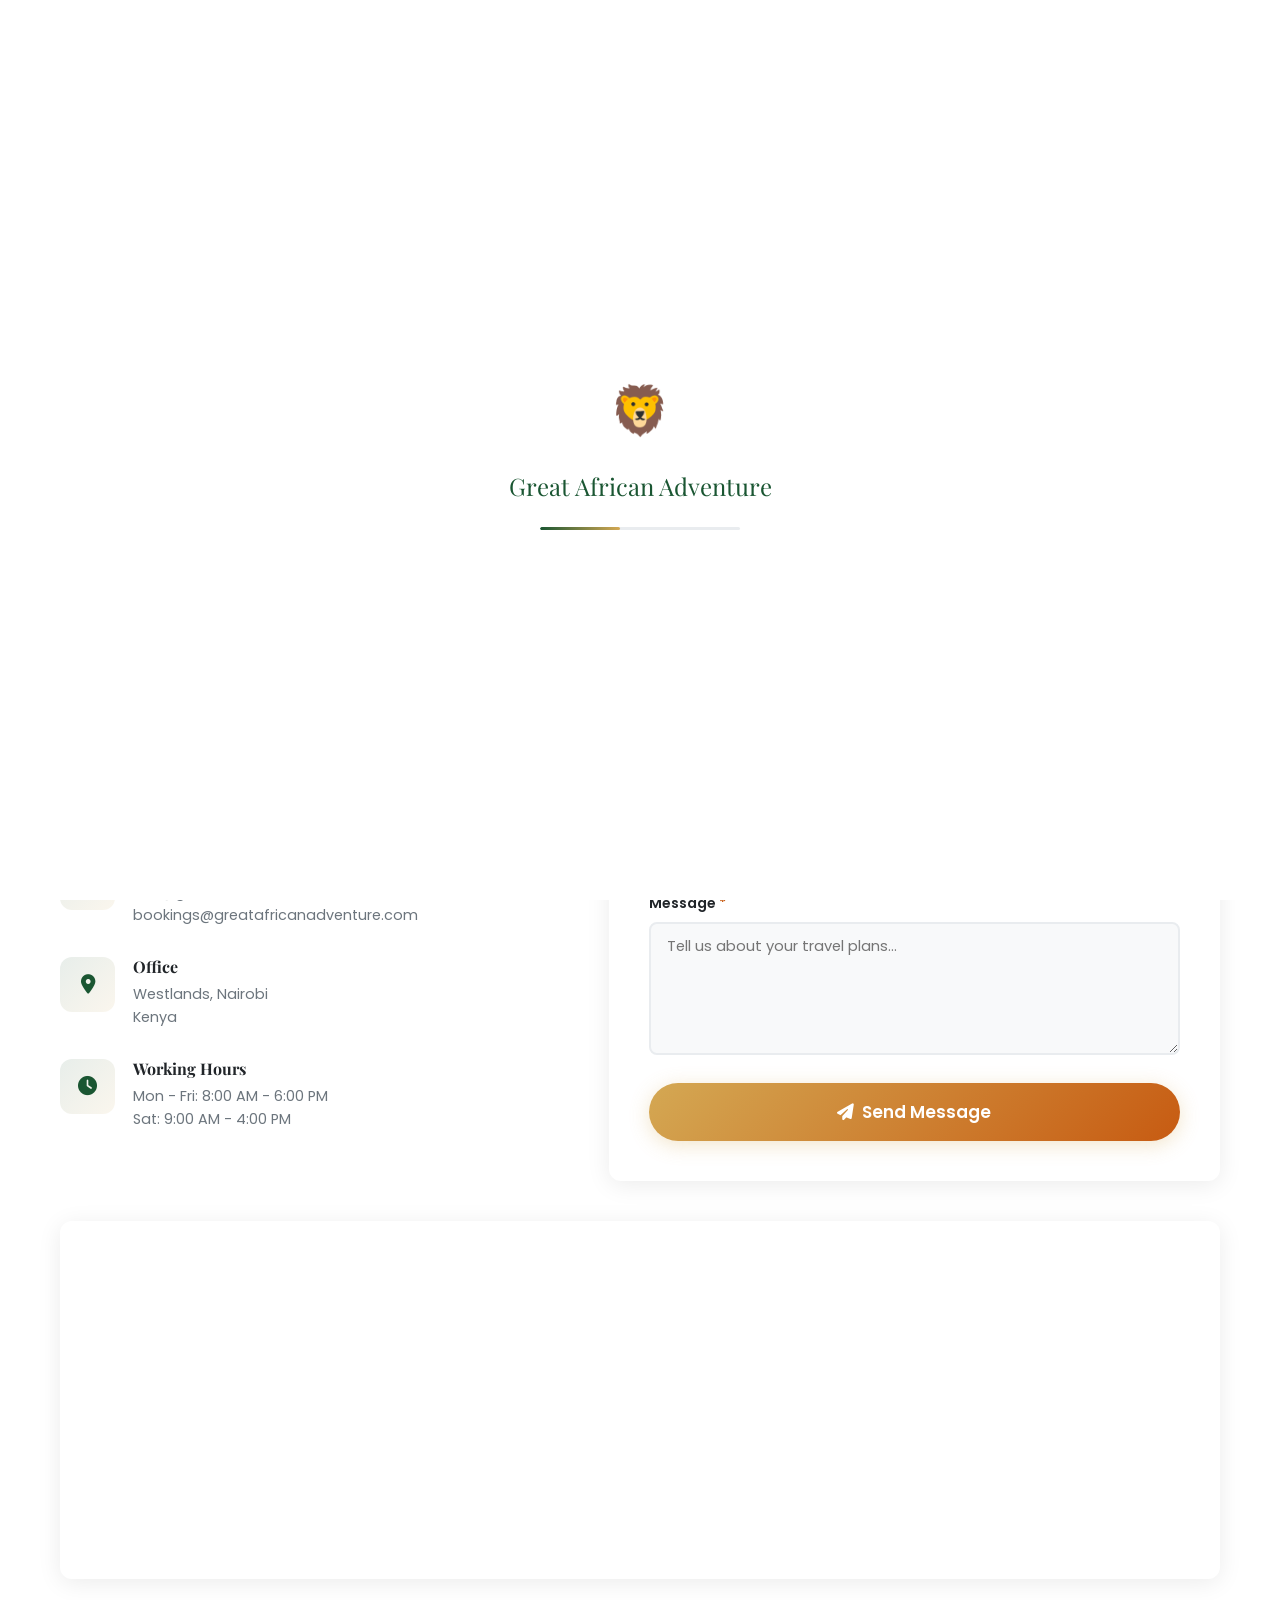
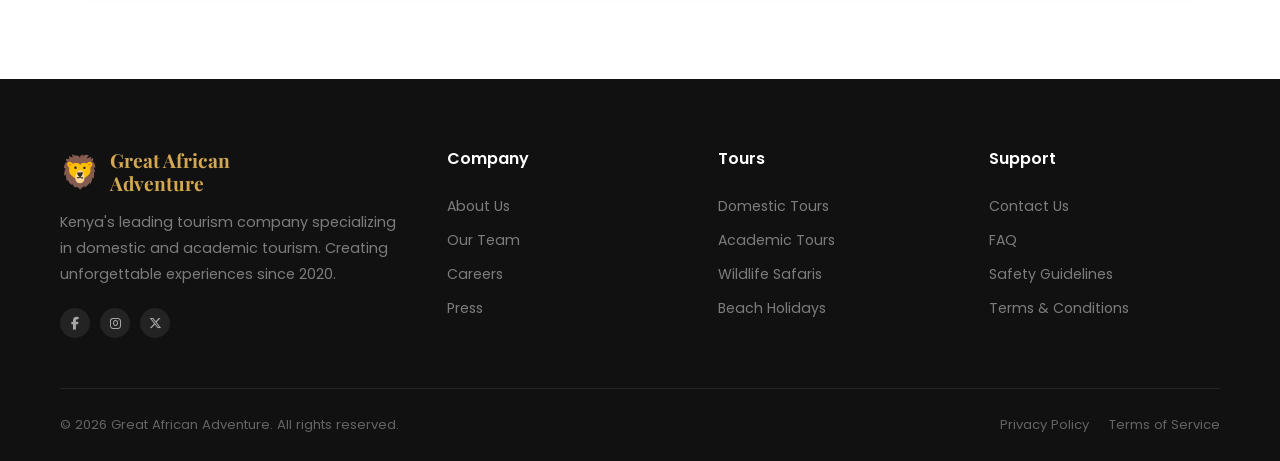
<file: contact.html>
<!DOCTYPE html>
<html lang="en">
<head>
  <meta charset="UTF-8">
  <meta name="viewport" content="width=device-width, initial-scale=1.0">
  <title>Contact Us | Great African Adventure</title>
  <meta name="description" content="Get in touch with Great African Adventure. Plan your Kenyan safari, academic trip, or beach holiday today.">
  <link rel="preconnect" href="https://fonts.googleapis.com">
  <link rel="preconnect" href="https://fonts.gstatic.com" crossorigin>
  <link href="https://fonts.googleapis.com/css2?family=Playfair+Display:wght@400;600;700;800&family=Poppins:wght@300;400;500;600;700&display=swap" rel="stylesheet">
  <link rel="stylesheet" href="https://cdnjs.cloudflare.com/ajax/libs/font-awesome/6.5.1/css/all.min.css">
  <link rel="stylesheet" href="css/style.css">
</head>
<body>

  <!-- Preloader -->
  <div class="preloader">
    <div class="preloader-content">
      <div class="preloader-logo">🦁</div>
      <div class="preloader-text">Great African Adventure</div>
      <div class="preloader-bar"></div>
    </div>
  </div>

  <!-- Top Bar -->
  <div class="top-bar">
    <div class="container">
      <div class="top-bar-left">
        <a href="tel:+254746312601"><i class="fas fa-phone-alt"></i> +254 746 312601</a>
        <a href="mailto:info@greatafricanadventure.com"><i class="fas fa-envelope"></i> info@greatafricanadventure.com</a>
      </div>
      <div class="top-bar-right">
        <span>Follow us:</span>
        <a href="#" class="social-link" aria-label="Facebook"><i class="fab fa-facebook-f"></i></a>
        <a href="#" class="social-link" aria-label="Instagram"><i class="fab fa-instagram"></i></a>
        <a href="#" class="social-link" aria-label="Twitter"><i class="fab fa-x-twitter"></i></a>
      </div>
    </div>
  </div>

  <!-- Main Navigation -->
  <nav class="main-nav scrolled">
    <div class="container">
      <a href="index.html" class="nav-logo">
        <span class="nav-logo-icon">🦁</span>
        <div class="nav-logo-text">
          <h2>Great African<br>Adventure</h2>
        </div>
      </a>
      <div class="nav-links">
        <a href="index.html">Home</a>
        <a href="index.html#about">About Us</a>
        <a href="index.html#tours">Tours</a>
        <a href="destinations.html">Destinations</a>
        <a href="safety.html">Safety</a>
        <a href="gallery.html">Gallery</a>
        <a href="contact.html" class="active">Contact</a>
        <a href="contact.html" class="nav-cta">Book Now</a>
      </div>
      <div class="mobile-toggle">
        <span></span>
        <span></span>
        <span></span>
      </div>
    </div>
  </nav>
  <div class="nav-overlay"></div>

  <!-- Page Hero -->
  <section class="page-hero">
    <div class="page-hero-bg" style="background-image: url('https://images.unsplash.com/photo-1489392191049-fc10c97e64b6?w=1920&q=80');"></div>
    <div class="page-hero-content">
      <div class="hero-badge"><i class="fas fa-paper-plane"></i> Get In Touch</div>
      <h1>Contact Us</h1>
      <p>Ready to start planning your Kenyan adventure? We're here to help.</p>
    </div>
  </section>

  <!-- Contact Section -->
  <section class="section">
    <div class="container">
      <div class="contact-grid">
        <!-- Contact Info -->
        <div class="contact-info animate-left">
          <h2 style="font-size: 2rem; margin-bottom: 10px;">Let's Plan Your Adventure</h2>
          <p>Whether you're looking for a family safari, school trip, or a unique Kenyan experience, our team is ready to create your perfect itinerary.</p>

          <div class="contact-item">
            <div class="contact-icon">
              <i class="fas fa-phone-alt" style="color: var(--primary);"></i>
            </div>
            <div class="contact-details">
              <h4>Phone</h4>
              <a href="tel:+254746312601">+254 746 312601</a>
            </div>
          </div>

          <div class="contact-item">
            <div class="contact-icon">
              <i class="fas fa-envelope" style="color: var(--primary);"></i>
            </div>
            <div class="contact-details">
              <h4>Email</h4>
              <a href="mailto:info@greatafricanadventure.com">info@greatafricanadventure.com</a>
              <a href="mailto:bookings@greatafricanadventure.com">bookings@greatafricanadventure.com</a>
            </div>
          </div>

          <div class="contact-item">
            <div class="contact-icon">
              <i class="fas fa-map-marker-alt" style="color: var(--primary);"></i>
            </div>
            <div class="contact-details">
              <h4>Office</h4>
              <p>Westlands, Nairobi</p>
              <p>Kenya</p>
            </div>
          </div>

          <div class="contact-item">
            <div class="contact-icon">
              <i class="fas fa-clock" style="color: var(--primary);"></i>
            </div>
            <div class="contact-details">
              <h4>Working Hours</h4>
              <p>Mon - Fri: 8:00 AM - 6:00 PM</p>
              <p>Sat: 9:00 AM - 4:00 PM</p>
            </div>
          </div>
        </div>

        <!-- Contact Form -->
        <div class="contact-form-wrapper animate-flip">
          <h3>Send Us a Message</h3>
          <form id="contactForm">
            <div class="form-row">
              <div class="form-group">
                <label>Full Name <span>*</span></label>
                <input type="text" name="name" class="form-control" placeholder="John Doe" required>
              </div>
              <div class="form-group">
                <label>Email Address <span>*</span></label>
                <input type="email" name="email" class="form-control" placeholder="john@example.com" required>
              </div>
            </div>
            <div class="form-row">
              <div class="form-group">
                <label>Phone Number</label>
                <input type="tel" name="phone" class="form-control" placeholder="+254 7XX XXX XXX">
              </div>
              <div class="form-group">
                <label>Subject <span>*</span></label>
                <select name="subject" class="form-control" required>
                  <option value="">Select a subject</option>
                  <option value="tour">Tour Inquiry</option>
                  <option value="academic">Academic Trip</option>
                  <option value="booking">Booking</option>
                  <option value="partnership">Partnership</option>
                  <option value="other">Other</option>
                </select>
              </div>
            </div>
            <div class="form-group">
              <label>Message <span>*</span></label>
              <textarea name="message" class="form-control" placeholder="Tell us about your travel plans..." rows="5" required></textarea>
            </div>
            <button type="submit" class="btn btn-primary btn-lg" style="width: 100%; justify-content: center;">
              <i class="fas fa-paper-plane"></i> Send Message
            </button>
          </form>
        </div>
      </div>

      <!-- Map -->
      <div class="contact-map animate-scale">
        <iframe src="https://www.google.com/maps/embed?pb=!1m18!1m12!1m3!1d15955.277444357956!2d36.80277167431641!3d-1.2635248!2m3!1f0!2f0!3f0!3m2!1i1024!2i768!4f13.1!3m3!1m2!1s0x182f17c56bfaaab5%3A0x5c4e0703b7eb6f2c!2sWestlands%2C%20Nairobi!5e0!3m2!1sen!2ske!4v1700000000000!5m2!1sen!2ske" allowfullscreen="" loading="lazy" referrerpolicy="no-referrer-when-downgrade" title="Office Location"></iframe>
      </div>
    </div>
  </section>

  <!-- Footer -->
  <footer class="footer">
    <div class="container">
      <div class="footer-grid">
        <div class="footer-brand">
          <a href="index.html" class="nav-logo">
            <span class="nav-logo-icon">🦁</span>
            <div class="nav-logo-text">
              <h2>Great African<br>Adventure</h2>
            </div>
          </a>
          <p>Kenya's leading tourism company specializing in domestic and academic tourism. Creating unforgettable experiences since 2020.</p>
          <div class="footer-social">
            <a href="#" class="social-link" aria-label="Facebook"><i class="fab fa-facebook-f"></i></a>
            <a href="#" class="social-link" aria-label="Instagram"><i class="fab fa-instagram"></i></a>
            <a href="#" class="social-link" aria-label="Twitter"><i class="fab fa-x-twitter"></i></a>
          </div>
        </div>
        <div class="footer-col">
          <h4>Company</h4>
          <a href="index.html#about">About Us</a>
          <a href="#">Our Team</a>
          <a href="#">Careers</a>
          <a href="#">Press</a>
        </div>
        <div class="footer-col">
          <h4>Tours</h4>
          <a href="index.html#tours">Domestic Tours</a>
          <a href="index.html#tours">Academic Tours</a>
          <a href="destinations.html">Wildlife Safaris</a>
          <a href="destinations.html">Beach Holidays</a>
        </div>
        <div class="footer-col">
          <h4>Support</h4>
          <a href="contact.html">Contact Us</a>
          <a href="#">FAQ</a>
          <a href="safety.html">Safety Guidelines</a>
          <a href="#">Terms & Conditions</a>
        </div>
      </div>
      <div class="footer-bottom">
        <p>&copy; 2026 Great African Adventure. All rights reserved.</p>
        <div class="footer-bottom-links">
          <a href="#">Privacy Policy</a>
          <a href="#">Terms of Service</a>
        </div>
      </div>
    </div>
  </footer>

  <button class="back-to-top" aria-label="Back to top"><i class="fas fa-chevron-up"></i></button>
  <script src="js/script.js"></script>
</body>
</html>
</file>
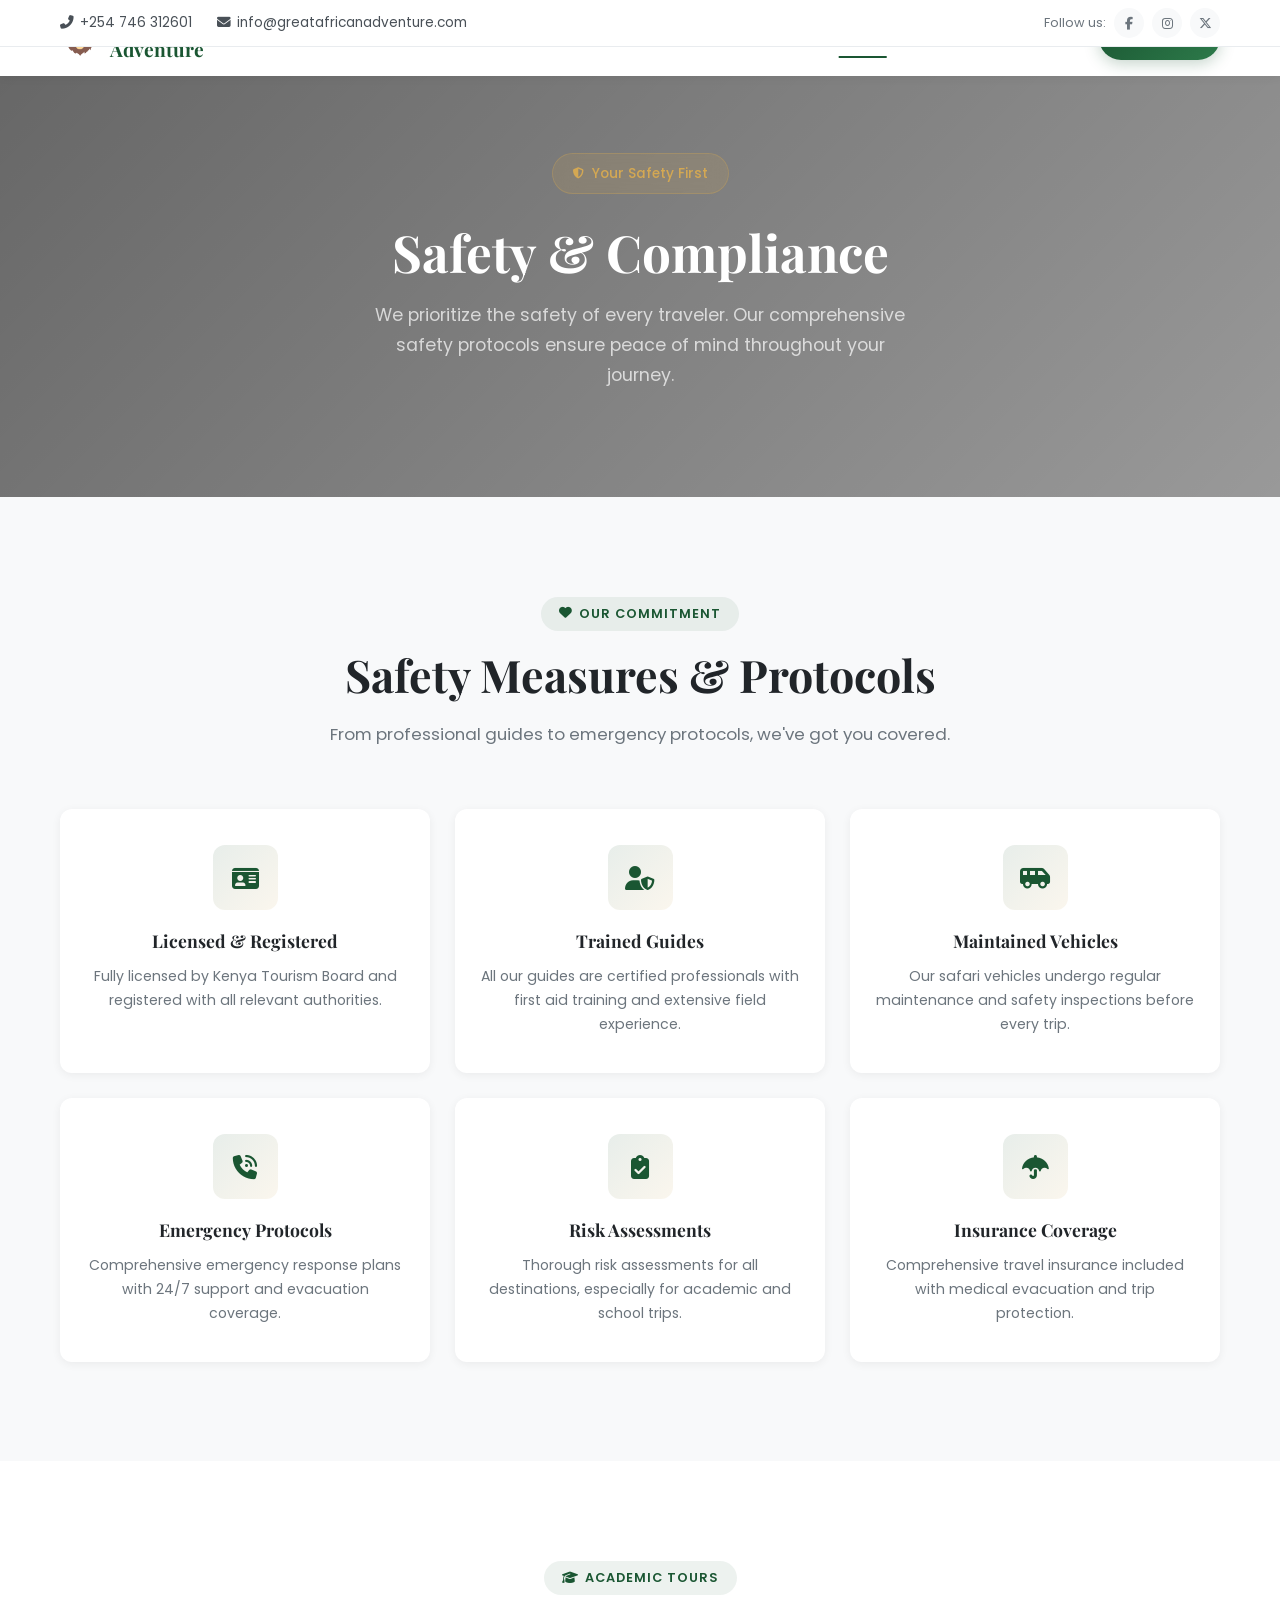
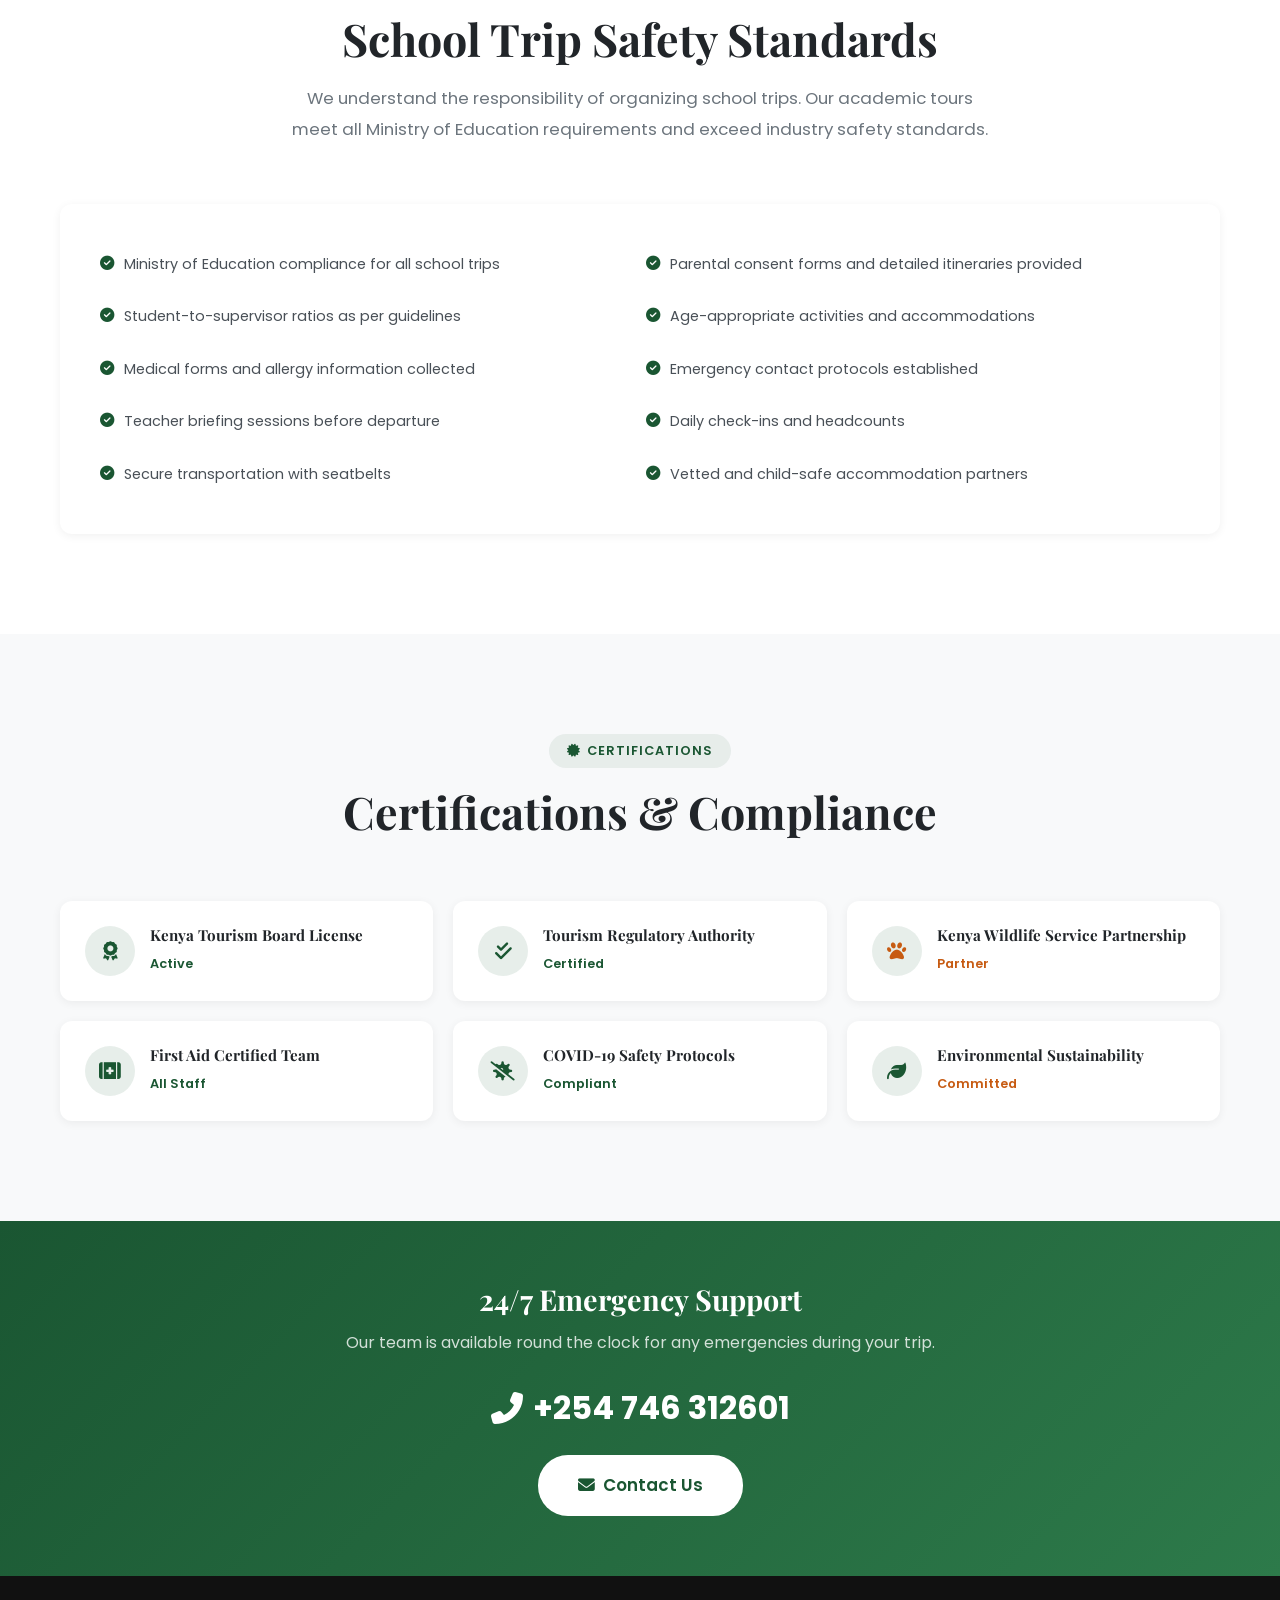
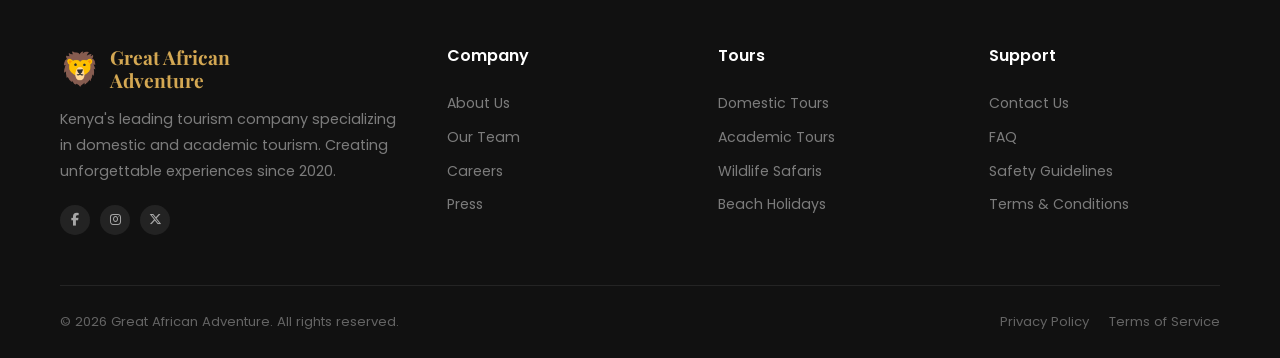
<file: safety.html>
<!DOCTYPE html>
<html lang="en">
<head>
  <meta charset="UTF-8">
  <meta name="viewport" content="width=device-width, initial-scale=1.0">
  <title>Safety & Compliance | Great African Adventure</title>
  <meta name="description" content="Learn about our comprehensive safety protocols, certifications, and compliance standards for all tours.">
  <link rel="preconnect" href="https://fonts.googleapis.com">
  <link rel="preconnect" href="https://fonts.gstatic.com" crossorigin>
  <link href="https://fonts.googleapis.com/css2?family=Playfair+Display:wght@400;600;700;800&family=Poppins:wght@300;400;500;600;700&display=swap" rel="stylesheet">
  <link rel="stylesheet" href="https://cdnjs.cloudflare.com/ajax/libs/font-awesome/6.5.1/css/all.min.css">
  <link rel="stylesheet" href="css/style.css">
</head>
<body>

  <!-- Preloader -->
  <div class="preloader">
    <div class="preloader-content">
      <div class="preloader-logo">🦁</div>
      <div class="preloader-text">Great African Adventure</div>
      <div class="preloader-bar"></div>
    </div>
  </div>

  <!-- Top Bar -->
  <div class="top-bar">
    <div class="container">
      <div class="top-bar-left">
        <a href="tel:+254746312601"><i class="fas fa-phone-alt"></i> +254 746 312601</a>
        <a href="mailto:info@greatafricanadventure.com"><i class="fas fa-envelope"></i> info@greatafricanadventure.com</a>
      </div>
      <div class="top-bar-right">
        <span>Follow us:</span>
        <a href="#" class="social-link" aria-label="Facebook"><i class="fab fa-facebook-f"></i></a>
        <a href="#" class="social-link" aria-label="Instagram"><i class="fab fa-instagram"></i></a>
        <a href="#" class="social-link" aria-label="Twitter"><i class="fab fa-x-twitter"></i></a>
      </div>
    </div>
  </div>

  <!-- Main Navigation -->
  <nav class="main-nav scrolled">
    <div class="container">
      <a href="index.html" class="nav-logo">
        <span class="nav-logo-icon">🦁</span>
        <div class="nav-logo-text">
          <h2>Great African<br>Adventure</h2>
        </div>
      </a>
      <div class="nav-links">
        <a href="index.html">Home</a>
        <a href="index.html#about">About Us</a>
        <a href="index.html#tours">Tours</a>
        <a href="destinations.html">Destinations</a>
        <a href="safety.html" class="active">Safety</a>
        <a href="gallery.html">Gallery</a>
        <a href="contact.html">Contact</a>
        <a href="contact.html" class="nav-cta">Book Now</a>
      </div>
      <div class="mobile-toggle">
        <span></span>
        <span></span>
        <span></span>
      </div>
    </div>
  </nav>
  <div class="nav-overlay"></div>

  <!-- Page Hero -->
  <section class="page-hero">
    <div class="page-hero-bg" style="background-image: url('https://images.unsplash.com/photo-1516426122078-c23e76b651b8?w=1920&q=80');"></div>
    <div class="page-hero-content">
      <div class="hero-badge"><i class="fas fa-shield-alt"></i> Your Safety First</div>
      <h1>Safety & Compliance</h1>
      <p>We prioritize the safety of every traveler. Our comprehensive safety protocols ensure peace of mind throughout your journey.</p>
    </div>
  </section>

  <!-- Safety Measures -->
  <section class="section section-light">
    <div class="container">
      <div class="section-header animate-on-scroll">
        <div class="section-badge"><i class="fas fa-heart"></i> Our Commitment</div>
        <h2>Safety Measures & Protocols</h2>
        <p>From professional guides to emergency protocols, we've got you covered.</p>
      </div>

      <div class="safety-grid">
        <div class="safety-card animate-flip delay-1">
          <div class="safety-icon"><i class="fas fa-id-card" style="color: var(--primary);"></i></div>
          <h3>Licensed & Registered</h3>
          <p>Fully licensed by Kenya Tourism Board and registered with all relevant authorities.</p>
        </div>

        <div class="safety-card animate-flip delay-2">
          <div class="safety-icon"><i class="fas fa-user-shield" style="color: var(--primary);"></i></div>
          <h3>Trained Guides</h3>
          <p>All our guides are certified professionals with first aid training and extensive field experience.</p>
        </div>

        <div class="safety-card animate-flip delay-3">
          <div class="safety-icon"><i class="fas fa-shuttle-van" style="color: var(--primary);"></i></div>
          <h3>Maintained Vehicles</h3>
          <p>Our safari vehicles undergo regular maintenance and safety inspections before every trip.</p>
        </div>

        <div class="safety-card animate-flip delay-4">
          <div class="safety-icon"><i class="fas fa-phone-volume" style="color: var(--primary);"></i></div>
          <h3>Emergency Protocols</h3>
          <p>Comprehensive emergency response plans with 24/7 support and evacuation coverage.</p>
        </div>

        <div class="safety-card animate-flip delay-5">
          <div class="safety-icon"><i class="fas fa-clipboard-check" style="color: var(--primary);"></i></div>
          <h3>Risk Assessments</h3>
          <p>Thorough risk assessments for all destinations, especially for academic and school trips.</p>
        </div>

        <div class="safety-card animate-flip delay-6">
          <div class="safety-icon"><i class="fas fa-umbrella" style="color: var(--primary);"></i></div>
          <h3>Insurance Coverage</h3>
          <p>Comprehensive travel insurance included with medical evacuation and trip protection.</p>
        </div>
      </div>
    </div>
  </section>

  <!-- School Trip Safety -->
  <section class="section">
    <div class="container">
      <div class="section-header animate-on-scroll">
        <div class="section-badge"><i class="fas fa-graduation-cap"></i> Academic Tours</div>
        <h2>School Trip Safety Standards</h2>
        <p>We understand the responsibility of organizing school trips. Our academic tours meet all Ministry of Education requirements and exceed industry safety standards.</p>
      </div>

      <div class="safety-checklist animate-scale">
        <div class="checklist-grid">
          <div class="checklist-item">
            <i class="fas fa-check-circle"></i>
            <span>Ministry of Education compliance for all school trips</span>
          </div>
          <div class="checklist-item">
            <i class="fas fa-check-circle"></i>
            <span>Parental consent forms and detailed itineraries provided</span>
          </div>
          <div class="checklist-item">
            <i class="fas fa-check-circle"></i>
            <span>Student-to-supervisor ratios as per guidelines</span>
          </div>
          <div class="checklist-item">
            <i class="fas fa-check-circle"></i>
            <span>Age-appropriate activities and accommodations</span>
          </div>
          <div class="checklist-item">
            <i class="fas fa-check-circle"></i>
            <span>Medical forms and allergy information collected</span>
          </div>
          <div class="checklist-item">
            <i class="fas fa-check-circle"></i>
            <span>Emergency contact protocols established</span>
          </div>
          <div class="checklist-item">
            <i class="fas fa-check-circle"></i>
            <span>Teacher briefing sessions before departure</span>
          </div>
          <div class="checklist-item">
            <i class="fas fa-check-circle"></i>
            <span>Daily check-ins and headcounts</span>
          </div>
          <div class="checklist-item">
            <i class="fas fa-check-circle"></i>
            <span>Secure transportation with seatbelts</span>
          </div>
          <div class="checklist-item">
            <i class="fas fa-check-circle"></i>
            <span>Vetted and child-safe accommodation partners</span>
          </div>
        </div>
      </div>
    </div>
  </section>

  <!-- Certifications -->
  <section class="section section-light">
    <div class="container">
      <div class="section-header animate-on-scroll">
        <div class="section-badge"><i class="fas fa-certificate"></i> Certifications</div>
        <h2>Certifications & Compliance</h2>
      </div>

      <div class="certifications-grid">
        <div class="cert-card animate-left delay-1">
          <div class="cert-icon"><i class="fas fa-award" style="color: var(--primary);"></i></div>
          <div class="cert-info">
            <h4>Kenya Tourism Board License</h4>
            <span class="cert-status active">Active</span>
          </div>
        </div>

        <div class="cert-card animate-left delay-2">
          <div class="cert-icon"><i class="fas fa-check-double" style="color: var(--primary);"></i></div>
          <div class="cert-info">
            <h4>Tourism Regulatory Authority</h4>
            <span class="cert-status active">Certified</span>
          </div>
        </div>

        <div class="cert-card animate-left delay-3">
          <div class="cert-icon"><i class="fas fa-paw" style="color: var(--accent);"></i></div>
          <div class="cert-info">
            <h4>Kenya Wildlife Service Partnership</h4>
            <span class="cert-status partner">Partner</span>
          </div>
        </div>

        <div class="cert-card animate-left delay-4">
          <div class="cert-icon"><i class="fas fa-first-aid" style="color: var(--primary);"></i></div>
          <div class="cert-info">
            <h4>First Aid Certified Team</h4>
            <span class="cert-status active">All Staff</span>
          </div>
        </div>

        <div class="cert-card animate-left delay-5">
          <div class="cert-icon"><i class="fas fa-virus-slash" style="color: var(--primary);"></i></div>
          <div class="cert-info">
            <h4>COVID-19 Safety Protocols</h4>
            <span class="cert-status active">Compliant</span>
          </div>
        </div>

        <div class="cert-card animate-left delay-6">
          <div class="cert-icon"><i class="fas fa-leaf" style="color: var(--primary);"></i></div>
          <div class="cert-info">
            <h4>Environmental Sustainability</h4>
            <span class="cert-status partner">Committed</span>
          </div>
        </div>
      </div>
    </div>
  </section>

  <!-- Emergency CTA -->
  <section class="emergency-cta">
    <div class="container">
      <h3 class="animate-on-scroll">24/7 Emergency Support</h3>
      <p class="animate-on-scroll">Our team is available round the clock for any emergencies during your trip.</p>
      <div class="phone-number animate-on-scroll">
        <i class="fas fa-phone-alt"></i> +254 746 312601
      </div>
      <a href="contact.html" class="btn btn-white btn-lg animate-on-scroll"><i class="fas fa-envelope"></i> Contact Us</a>
    </div>
  </section>

  <!-- Footer -->
  <footer class="footer">
    <div class="container">
      <div class="footer-grid">
        <div class="footer-brand">
          <a href="index.html" class="nav-logo">
            <span class="nav-logo-icon">🦁</span>
            <div class="nav-logo-text">
              <h2>Great African<br>Adventure</h2>
            </div>
          </a>
          <p>Kenya's leading tourism company specializing in domestic and academic tourism. Creating unforgettable experiences since 2020.</p>
          <div class="footer-social">
            <a href="#" class="social-link" aria-label="Facebook"><i class="fab fa-facebook-f"></i></a>
            <a href="#" class="social-link" aria-label="Instagram"><i class="fab fa-instagram"></i></a>
            <a href="#" class="social-link" aria-label="Twitter"><i class="fab fa-x-twitter"></i></a>
          </div>
        </div>
        <div class="footer-col">
          <h4>Company</h4>
          <a href="index.html#about">About Us</a>
          <a href="#">Our Team</a>
          <a href="#">Careers</a>
          <a href="#">Press</a>
        </div>
        <div class="footer-col">
          <h4>Tours</h4>
          <a href="index.html#tours">Domestic Tours</a>
          <a href="index.html#tours">Academic Tours</a>
          <a href="destinations.html">Wildlife Safaris</a>
          <a href="destinations.html">Beach Holidays</a>
        </div>
        <div class="footer-col">
          <h4>Support</h4>
          <a href="contact.html">Contact Us</a>
          <a href="#">FAQ</a>
          <a href="safety.html">Safety Guidelines</a>
          <a href="#">Terms & Conditions</a>
        </div>
      </div>
      <div class="footer-bottom">
        <p>&copy; 2026 Great African Adventure. All rights reserved.</p>
        <div class="footer-bottom-links">
          <a href="#">Privacy Policy</a>
          <a href="#">Terms of Service</a>
        </div>
      </div>
    </div>
  </footer>

  <button class="back-to-top" aria-label="Back to top"><i class="fas fa-chevron-up"></i></button>
  <script src="js/script.js"></script>
</body>
</html>
</file>
<file: css/style.css>
/* ============================================
   GREAT AFRICAN ADVENTURE - Main Stylesheet
   Safari-themed Tourism Website
   ============================================ */

/* ---- CSS Variables & Color Palette (White Theme) ---- */
:root {
  --primary: #1a5632;
  --primary-dark: #0d3a1f;
  --primary-light: #2d7a4a;
  --secondary: #d4a853;
  --secondary-dark: #b8922e;
  --secondary-light: #e8c97a;
  --accent: #c75b12;
  --accent-light: #e87a3a;
  --dark: #1a1a1a;
  --dark-overlay: rgba(0, 0, 0, 0.5);
  --light: #f8f9fa;
  --light-warm: #f8f9fa;
  --white: #ffffff;
  --gray-100: #f8f9fa;
  --gray-200: #e9ecef;
  --gray-300: #dee2e6;
  --gray-600: #6c757d;
  --gray-700: #495057;
  --gray-800: #343a40;
  --text-dark: #212529;
  --text-body: #495057;
  --text-light: #adb5bd;
  --shadow-sm: 0 2px 10px rgba(0,0,0,0.06);
  --shadow-md: 0 4px 24px rgba(0,0,0,0.08);
  --shadow-lg: 0 8px 40px rgba(0,0,0,0.1);
  --shadow-xl: 0 12px 60px rgba(0,0,0,0.12);
  --radius-sm: 8px;
  --radius-md: 12px;
  --radius-lg: 20px;
  --radius-xl: 30px;
  --transition-fast: 0.3s ease;
  --transition-med: 0.5s ease;
  --transition-slow: 0.8s ease;
  --font-heading: 'Playfair Display', serif;
  --font-body: 'Poppins', sans-serif;
}

/* ---- Reset & Base ---- */
*, *::before, *::after {
  margin: 0;
  padding: 0;
  box-sizing: border-box;
}

html {
  scroll-behavior: smooth;
  font-size: 16px;
}

body {
  font-family: var(--font-body);
  color: var(--text-body);
  background: var(--white);
  overflow-x: hidden;
  line-height: 1.7;
}

a {
  text-decoration: none;
  color: inherit;
  transition: var(--transition-fast);
}

ul { list-style: none; }

img {
  max-width: 100%;
  display: block;
}

h1, h2, h3, h4, h5, h6 {
  font-family: var(--font-heading);
  color: var(--text-dark);
  line-height: 1.3;
}

.container {
  max-width: 1200px;
  margin: 0 auto;
  padding: 0 20px;
}

/* ---- Scrollbar ---- */
::-webkit-scrollbar { width: 8px; }
::-webkit-scrollbar-track { background: #f1f1f1; }
::-webkit-scrollbar-thumb {
  background: #ccc;
  border-radius: 4px;
}
::-webkit-scrollbar-thumb:hover { background: var(--primary); }

/* ---- Preloader ---- */
.preloader {
  position: fixed;
  top: 0; left: 0;
  width: 100%; height: 100%;
  background: var(--white);
  display: flex;
  align-items: center;
  justify-content: center;
  z-index: 99999;
  transition: opacity 0.6s ease, visibility 0.6s ease;
}

.preloader.hidden {
  opacity: 0;
  visibility: hidden;
}

.preloader-content {
  text-align: center;
}

.preloader-logo {
  font-size: 3rem;
  animation: pulse 1.5s infinite;
}

.preloader-text {
  color: var(--primary);
  font-family: var(--font-heading);
  font-size: 1.5rem;
  margin-top: 15px;
}

.preloader-bar {
  width: 200px;
  height: 3px;
  background: var(--gray-200);
  margin: 20px auto 0;
  border-radius: 3px;
  overflow: hidden;
}

.preloader-bar::after {
  content: '';
  display: block;
  width: 40%;
  height: 100%;
  background: linear-gradient(90deg, var(--primary), var(--secondary));
  border-radius: 3px;
  animation: loading 1.2s ease infinite;
}

@keyframes loading {
  0% { transform: translateX(-100%); }
  100% { transform: translateX(350%); }
}

/* ---- Top Bar ---- */
.top-bar {
  background: var(--white);
  color: var(--text-body);
  padding: 8px 0;
  font-size: 0.85rem;
  border-bottom: 1px solid var(--gray-200);
  position: relative;
  z-index: 1001;
}

.top-bar .container {
  display: flex;
  justify-content: space-between;
  align-items: center;
  flex-wrap: wrap;
  gap: 10px;
}

.top-bar-left {
  display: flex;
  align-items: center;
  gap: 25px;
}

.top-bar-left a {
  color: var(--text-body);
  display: flex;
  align-items: center;
  gap: 6px;
}

.top-bar-left a:hover { color: var(--primary); }

.top-bar-right {
  display: flex;
  align-items: center;
  gap: 8px;
}

.top-bar-right span {
  color: var(--gray-600);
  font-size: 0.8rem;
}

.social-link {
  width: 30px;
  height: 30px;
  display: flex;
  align-items: center;
  justify-content: center;
  background: var(--gray-100);
  border-radius: 50%;
  color: var(--gray-600);
  font-size: 0.8rem;
  transition: var(--transition-fast);
}

.social-link:hover {
  background: var(--primary);
  color: var(--white);
  transform: translateY(-2px);
}

/* ---- Main Navigation ---- */
.main-nav {
  position: fixed;
  top: 0;
  left: 0;
  width: 100%;
  z-index: 1000;
  transition: all 0.4s ease;
  padding: 15px 0;
  background: var(--white);
  box-shadow: 0 1px 10px rgba(0,0,0,0.06);
}

.main-nav.scrolled {
  background: rgba(255, 255, 255, 0.97);
  backdrop-filter: blur(20px);
  padding: 8px 0;
  box-shadow: 0 2px 20px rgba(0,0,0,0.08);
}

.main-nav .container {
  display: flex;
  justify-content: space-between;
  align-items: center;
}

.nav-logo {
  display: flex;
  align-items: center;
  gap: 10px;
  color: var(--text-dark);
}

.nav-logo-icon {
  font-size: 2rem;
  line-height: 1;
}

.nav-logo-text h2 {
  font-family: var(--font-heading);
  font-size: 1.2rem;
  color: var(--primary);
  line-height: 1.2;
  font-weight: 700;
}

.nav-logo-text span {
  font-size: 0.65rem;
  color: var(--gray-600);
  text-transform: uppercase;
  letter-spacing: 2px;
}

.nav-links {
  display: flex;
  align-items: center;
  gap: 5px;
}

.nav-links a {
  color: var(--text-body);
  padding: 8px 16px;
  border-radius: var(--radius-sm);
  font-size: 0.9rem;
  font-weight: 500;
  position: relative;
  overflow: hidden;
}

.nav-links a::before {
  content: '';
  position: absolute;
  bottom: 0;
  left: 50%;
  transform: translateX(-50%);
  width: 0;
  height: 2px;
  background: var(--primary);
  transition: width 0.3s ease;
}

.nav-links a:hover::before,
.nav-links a.active::before {
  width: 60%;
}

.nav-links a:hover {
  color: var(--primary);
}

.nav-links a.active {
  color: var(--primary);
}

.nav-cta {
  background: linear-gradient(135deg, var(--primary), var(--primary-light)) !important;
  color: var(--white) !important;
  padding: 10px 24px !important;
  border-radius: var(--radius-xl) !important;
  font-weight: 600 !important;
  box-shadow: 0 4px 15px rgba(26, 86, 50, 0.25);
}

.nav-cta::before { display: none !important; }

.nav-cta:hover {
  transform: translateY(-2px);
  box-shadow: 0 6px 25px rgba(26, 86, 50, 0.35);
}

/* Mobile Menu Toggle */
.mobile-toggle {
  display: none;
  flex-direction: column;
  gap: 5px;
  cursor: pointer;
  padding: 5px;
  z-index: 1002;
}

.mobile-toggle span {
  width: 28px;
  height: 2px;
  background: var(--text-dark);
  transition: var(--transition-fast);
  border-radius: 2px;
}

.mobile-toggle.active span:nth-child(1) {
  transform: rotate(45deg) translate(5px, 5px);
}

.mobile-toggle.active span:nth-child(2) {
  opacity: 0;
}

.mobile-toggle.active span:nth-child(3) {
  transform: rotate(-45deg) translate(5px, -5px);
}

/* ---- Hero Section ---- */
.hero {
  position: relative;
  height: 100vh;
  min-height: 700px;
  display: flex;
  align-items: center;
  overflow: hidden;
}

.hero-video-bg {
  position: absolute;
  top: 0; left: 0;
  width: 100%; height: 100%;
  z-index: 0;
  overflow: hidden;
}

.hero-video-bg video {
  width: 100%;
  height: 100%;
  object-fit: cover;
}

.hero-video-bg::after {
  content: '';
  position: absolute;
  top: 0; left: 0;
  width: 100%; height: 100%;
  background: linear-gradient(
    135deg,
    rgba(0, 0, 0, 0.55) 0%,
    rgba(0, 0, 0, 0.35) 50%,
    rgba(0, 0, 0, 0.55) 100%
  );
}

.hero-bg-fallback {
  position: absolute;
  top: 0; left: 0;
  width: 100%; height: 100%;
  background: url('https://images.unsplash.com/photo-1516426122078-c23e76b651b8?w=1920&q=80') center/cover no-repeat;
  z-index: -1;
}

.hero-bg-fallback::after {
  content: '';
  position: absolute;
  top: 0; left: 0;
  width: 100%; height: 100%;
  background: linear-gradient(
    135deg,
    rgba(0, 0, 0, 0.55) 0%,
    rgba(0, 0, 0, 0.35) 50%,
    rgba(0, 0, 0, 0.55) 100%
  );
}

.hero-content {
  position: relative;
  z-index: 2;
  max-width: 700px;
  color: var(--white);
}

.hero-badge {
  display: inline-flex;
  align-items: center;
  gap: 8px;
  background: rgba(212, 168, 83, 0.15);
  border: 1px solid rgba(212, 168, 83, 0.3);
  padding: 8px 20px;
  border-radius: var(--radius-xl);
  color: var(--secondary);
  font-size: 0.85rem;
  font-weight: 500;
  margin-bottom: 25px;
  backdrop-filter: blur(10px);
  animation: fadeInDown 1s ease 0.3s both;
}

.hero-badge i { font-size: 0.7rem; }

.hero h1 {
  font-size: 4rem;
  color: var(--white);
  line-height: 1.1;
  margin-bottom: 20px;
  animation: fadeInUp 1s ease 0.5s both;
}

.hero h1 span {
  background: linear-gradient(135deg, var(--secondary), var(--accent));
  -webkit-background-clip: text;
  -webkit-text-fill-color: transparent;
  background-clip: text;
}

.hero-description {
  font-size: 1.1rem;
  line-height: 1.8;
  color: rgba(255,255,255,0.8);
  margin-bottom: 35px;
  max-width: 550px;
  animation: fadeInUp 1s ease 0.7s both;
}

.hero-buttons {
  display: flex;
  gap: 15px;
  flex-wrap: wrap;
  animation: fadeInUp 1s ease 0.9s both;
}

.hero-stats {
  display: flex;
  gap: 40px;
  margin-top: 50px;
  padding-top: 30px;
  border-top: 1px solid rgba(255,255,255,0.1);
  animation: fadeInUp 1s ease 1.1s both;
}

.hero-stat h3 {
  font-size: 2.5rem;
  color: var(--secondary);
  font-family: var(--font-heading);
  line-height: 1;
}

.hero-stat p {
  font-size: 0.85rem;
  color: rgba(255,255,255,0.6);
  margin-top: 5px;
}

/* Hero Scroll Indicator */
.scroll-indicator {
  position: absolute;
  bottom: 30px;
  left: 50%;
  transform: translateX(-50%);
  z-index: 3;
  display: flex;
  flex-direction: column;
  align-items: center;
  gap: 8px;
  animation: fadeIn 1s ease 1.5s both;
}

.scroll-indicator span {
  color: rgba(255,255,255,0.5);
  font-size: 0.75rem;
  text-transform: uppercase;
  letter-spacing: 2px;
}

.scroll-mouse {
  width: 24px;
  height: 38px;
  border: 2px solid rgba(255,255,255,0.3);
  border-radius: 12px;
  position: relative;
}

.scroll-mouse::after {
  content: '';
  position: absolute;
  top: 6px;
  left: 50%;
  transform: translateX(-50%);
  width: 3px;
  height: 8px;
  background: var(--secondary);
  border-radius: 3px;
  animation: scrollDown 2s infinite;
}

@keyframes scrollDown {
  0% { opacity: 1; transform: translateX(-50%) translateY(0); }
  100% { opacity: 0; transform: translateX(-50%) translateY(16px); }
}

/* Particles removed - clean white theme */

/* ---- Buttons ---- */
.btn {
  display: inline-flex;
  align-items: center;
  gap: 8px;
  padding: 14px 32px;
  border-radius: var(--radius-xl);
  font-family: var(--font-body);
  font-size: 0.95rem;
  font-weight: 600;
  cursor: pointer;
  border: none;
  transition: all 0.4s ease;
  position: relative;
  overflow: hidden;
}

.btn::after {
  content: '';
  position: absolute;
  top: 50%; left: 50%;
  width: 0; height: 0;
  background: rgba(255,255,255,0.2);
  border-radius: 50%;
  transition: width 0.6s ease, height 0.6s ease;
  transform: translate(-50%, -50%);
}

.btn:hover::after {
  width: 300px;
  height: 300px;
}

.btn-primary {
  background: linear-gradient(135deg, var(--secondary), var(--accent));
  color: var(--white);
  box-shadow: 0 4px 20px rgba(212, 168, 83, 0.3);
}

.btn-primary:hover {
  transform: translateY(-3px);
  box-shadow: 0 8px 30px rgba(212, 168, 83, 0.5);
}

.btn-outline {
  background: transparent;
  color: var(--white);
  border: 2px solid rgba(255,255,255,0.3);
}

.btn-outline:hover {
  border-color: var(--secondary);
  color: var(--secondary);
  transform: translateY(-3px);
}

.btn-dark {
  background: var(--primary);
  color: var(--white);
}

.btn-dark:hover {
  background: var(--primary-dark);
  transform: translateY(-3px);
  box-shadow: 0 8px 25px rgba(26, 86, 50, 0.3);
}

.btn-white {
  background: var(--white);
  color: var(--primary);
}

.btn-white:hover {
  transform: translateY(-3px);
  box-shadow: var(--shadow-lg);
}

.btn-sm {
  padding: 10px 22px;
  font-size: 0.85rem;
}

.btn-lg {
  padding: 16px 40px;
  font-size: 1.05rem;
}

/* ---- Section Styles ---- */
.section {
  padding: 100px 0;
  position: relative;
}

.section-light { background: var(--gray-100); }
.section-dark {
  background: var(--text-dark);
  color: var(--white);
}

.section-header {
  text-align: center;
  max-width: 700px;
  margin: 0 auto 60px;
}

.section-badge {
  display: inline-flex;
  align-items: center;
  gap: 6px;
  background: rgba(26, 86, 50, 0.08);
  color: var(--primary);
  padding: 6px 18px;
  border-radius: var(--radius-xl);
  font-size: 0.8rem;
  font-weight: 600;
  text-transform: uppercase;
  letter-spacing: 1px;
  margin-bottom: 15px;
}

.section-dark .section-badge {
  background: rgba(212, 168, 83, 0.15);
  color: var(--secondary);
}

.section-header h2 {
  font-size: 2.8rem;
  margin-bottom: 15px;
}

.section-dark .section-header h2 { color: var(--white); }

.section-header p {
  font-size: 1.05rem;
  color: var(--gray-600);
  line-height: 1.8;
}

.section-dark .section-header p {
  color: rgba(255,255,255,0.6);
}

/* ---- Why Choose Us ---- */
.features-grid {
  display: grid;
  grid-template-columns: repeat(3, 1fr);
  gap: 30px;
}

.feature-card {
  background: var(--white);
  padding: 40px 30px;
  border-radius: var(--radius-md);
  text-align: center;
  box-shadow: var(--shadow-sm);
  transition: all 0.5s ease;
  position: relative;
  overflow: hidden;
  border: 1px solid var(--gray-200);
}

.feature-card::before {
  content: '';
  position: absolute;
  top: 0; left: 0;
  width: 100%; height: 4px;
  background: linear-gradient(90deg, var(--primary), var(--secondary));
  transform: scaleX(0);
  transition: transform 0.5s ease;
}

.feature-card:hover::before {
  transform: scaleX(1);
}

.feature-card:hover {
  transform: translateY(-10px);
  box-shadow: var(--shadow-lg);
}

.feature-icon {
  width: 80px;
  height: 80px;
  margin: 0 auto 25px;
  display: flex;
  align-items: center;
  justify-content: center;
  border-radius: 50%;
  background: linear-gradient(135deg, rgba(26, 86, 50, 0.08), rgba(212, 168, 83, 0.08));
  font-size: 2rem;
  transition: var(--transition-med);
}

.feature-card:hover .feature-icon {
  background: linear-gradient(135deg, var(--primary), var(--primary-light));
  transform: scale(1.1) rotate(5deg);
}

.feature-card:hover .feature-icon i {
  color: var(--white);
}

.feature-card h3 {
  font-size: 1.3rem;
  margin-bottom: 15px;
}

.feature-card p {
  font-size: 0.95rem;
  color: var(--gray-600);
  margin-bottom: 20px;
}

.feature-link {
  color: var(--primary);
  font-weight: 600;
  font-size: 0.9rem;
  display: inline-flex;
  align-items: center;
  gap: 5px;
}

.feature-link:hover {
  color: var(--accent);
  gap: 10px;
}

/* ---- Tour Cards ---- */
.tours-grid {
  display: grid;
  grid-template-columns: repeat(3, 1fr);
  gap: 30px;
}

.tour-card {
  background: var(--white);
  border-radius: var(--radius-md);
  overflow: hidden;
  box-shadow: var(--shadow-sm);
  transition: all 0.5s ease;
  position: relative;
  border: 1px solid var(--gray-200);
}

.tour-card:hover {
  transform: translateY(-10px);
  box-shadow: var(--shadow-xl);
}

.tour-card-image {
  position: relative;
  height: 250px;
  overflow: hidden;
}

.tour-card-image img {
  width: 100%;
  height: 100%;
  object-fit: cover;
  transition: transform 0.8s ease;
}

.tour-card:hover .tour-card-image img {
  transform: scale(1.1);
}

.tour-badge {
  position: absolute;
  top: 15px;
  left: 15px;
  padding: 6px 14px;
  border-radius: var(--radius-xl);
  font-size: 0.75rem;
  font-weight: 600;
  text-transform: uppercase;
  letter-spacing: 0.5px;
}

.tour-badge.wildlife { background: var(--primary); color: var(--white); }
.tour-badge.beach { background: #0ea5e9; color: var(--white); }
.tour-badge.academic { background: var(--accent); color: var(--white); }
.tour-badge.adventure { background: #8b5cf6; color: var(--white); }
.tour-badge.culture { background: #ec4899; color: var(--white); }

.tour-card-body {
  padding: 25px;
}

.tour-card-body h3 {
  font-size: 1.25rem;
  margin-bottom: 12px;
}

.tour-card-body > p {
  font-size: 0.9rem;
  color: var(--gray-600);
  margin-bottom: 18px;
  line-height: 1.7;
}

.tour-features {
  display: flex;
  flex-wrap: wrap;
  gap: 8px;
  margin-bottom: 20px;
}

.tour-features li {
  display: flex;
  align-items: center;
  gap: 6px;
  font-size: 0.82rem;
  color: var(--gray-700);
  background: var(--gray-100);
  padding: 5px 12px;
  border-radius: var(--radius-sm);
}

.tour-features li i {
  color: var(--primary);
  font-size: 0.7rem;
}

.tour-card-footer {
  display: flex;
  align-items: center;
  justify-content: space-between;
  padding-top: 18px;
  border-top: 1px solid var(--gray-200);
}

.tour-price-label {
  font-size: 0.75rem;
  color: var(--text-light);
  text-transform: uppercase;
  letter-spacing: 0.5px;
}

.tour-price {
  font-family: var(--font-heading);
  font-size: 1.5rem;
  color: var(--primary);
  font-weight: 700;
}

.tour-price span {
  font-size: 0.8rem;
  font-weight: 400;
  color: var(--gray-600);
  font-family: var(--font-body);
}

/* ---- Testimonials ---- */
.testimonial-section {
  background: var(--gray-100);
  position: relative;
  overflow: hidden;
}

.testimonial-section::before {
  content: '';
  position: absolute;
  top: -50%;
  right: -20%;
  width: 600px;
  height: 600px;
  background: radial-gradient(circle, rgba(26, 86, 50, 0.04) 0%, transparent 70%);
  border-radius: 50%;
}

.testimonial-card {
  max-width: 800px;
  margin: 0 auto;
  text-align: center;
  color: var(--text-dark);
  position: relative;
  background: var(--white);
  padding: 50px 40px;
  border-radius: var(--radius-md);
  box-shadow: var(--shadow-sm);
}

.testimonial-quote {
  font-size: 4rem;
  color: var(--primary);
  opacity: 0.2;
  font-family: Georgia, serif;
  line-height: 1;
  margin-bottom: -20px;
}

.testimonial-text {
  font-size: 1.15rem;
  line-height: 2;
  color: var(--text-body);
  font-style: italic;
  margin-bottom: 30px;
}

.testimonial-author h4 {
  color: var(--primary);
  font-size: 1.1rem;
}

.testimonial-author p {
  color: var(--gray-600);
  font-size: 0.9rem;
}

.testimonial-dots {
  display: flex;
  justify-content: center;
  gap: 10px;
  margin-top: 30px;
}

.testimonial-dot {
  width: 10px;
  height: 10px;
  border-radius: 50%;
  background: var(--gray-300);
  cursor: pointer;
  transition: var(--transition-fast);
}

.testimonial-dot.active {
  background: var(--primary);
  width: 30px;
  border-radius: 5px;
}

/* ---- CTA Section ---- */
.cta-section {
  background: var(--primary);
  position: relative;
  text-align: center;
}

.cta-section::before {
  content: '';
  position: absolute;
  top: 0; left: 0;
  width: 100%; height: 100%;
  background: linear-gradient(135deg, var(--primary-dark), var(--primary-light));
}

.cta-section .container {
  position: relative;
  z-index: 1;
}

.cta-section h2 {
  font-size: 2.8rem;
  color: var(--white);
  margin-bottom: 20px;
}

.cta-section p {
  font-size: 1.1rem;
  color: rgba(255,255,255,0.8);
  max-width: 600px;
  margin: 0 auto 35px;
}

.cta-buttons {
  display: flex;
  gap: 15px;
  justify-content: center;
  flex-wrap: wrap;
}

/* ---- Destinations ---- */
.destinations-grid {
  display: grid;
  grid-template-columns: repeat(3, 1fr);
  gap: 30px;
}

.destination-card {
  background: var(--white);
  border-radius: var(--radius-md);
  overflow: hidden;
  box-shadow: var(--shadow-sm);
  transition: all 0.5s ease;
}

.destination-card:hover {
  transform: translateY(-10px);
  box-shadow: var(--shadow-xl);
}

.destination-image {
  position: relative;
  height: 220px;
  overflow: hidden;
}

.destination-image img {
  width: 100%;
  height: 100%;
  object-fit: cover;
  transition: transform 0.8s ease;
}

.destination-card:hover .destination-image img {
  transform: scale(1.1);
}

.destination-overlay {
  position: absolute;
  top: 0; left: 0;
  width: 100%; height: 100%;
  background: linear-gradient(to top, rgba(0,0,0,0.7) 0%, transparent 60%);
  display: flex;
  flex-direction: column;
  justify-content: flex-end;
  padding: 20px;
}

.destination-overlay .location-tag {
  display: inline-flex;
  align-items: center;
  gap: 5px;
  background: rgba(255,255,255,0.15);
  backdrop-filter: blur(10px);
  color: var(--white);
  padding: 4px 12px;
  border-radius: var(--radius-xl);
  font-size: 0.75rem;
  width: fit-content;
  margin-bottom: 8px;
}

.destination-overlay h3 {
  color: var(--white);
  font-size: 1.4rem;
}

.destination-body {
  padding: 25px;
}

.destination-body > p {
  font-size: 0.9rem;
  color: var(--gray-600);
  margin-bottom: 18px;
  line-height: 1.7;
}

.destination-meta {
  display: flex;
  gap: 20px;
  margin-bottom: 18px;
}

.destination-meta-item {
  display: flex;
  align-items: center;
  gap: 6px;
  font-size: 0.82rem;
  color: var(--gray-700);
}

.destination-meta-item i {
  color: var(--secondary);
}

.destination-tags {
  display: flex;
  flex-wrap: wrap;
  gap: 6px;
  margin-bottom: 20px;
}

.dest-tag {
  background: rgba(26, 86, 50, 0.08);
  color: var(--primary);
  padding: 4px 12px;
  border-radius: var(--radius-xl);
  font-size: 0.75rem;
  font-weight: 500;
}

/* ---- Safety Section ---- */
.safety-grid {
  display: grid;
  grid-template-columns: repeat(3, 1fr);
  gap: 25px;
}

.safety-card {
  background: var(--white);
  padding: 35px 25px;
  border-radius: var(--radius-md);
  text-align: center;
  box-shadow: var(--shadow-sm);
  transition: all 0.4s ease;
  border: 1px solid transparent;
}

.safety-card:hover {
  transform: translateY(-8px);
  box-shadow: var(--shadow-lg);
  border-color: rgba(26, 86, 50, 0.1);
}

.safety-icon {
  width: 65px;
  height: 65px;
  margin: 0 auto 20px;
  display: flex;
  align-items: center;
  justify-content: center;
  border-radius: var(--radius-md);
  background: linear-gradient(135deg, rgba(26, 86, 50, 0.1), rgba(212, 168, 83, 0.1));
  font-size: 1.5rem;
  transition: var(--transition-fast);
}

.safety-card:hover .safety-icon {
  background: linear-gradient(135deg, var(--primary), var(--primary-light));
  transform: rotate(5deg) scale(1.1);
}

.safety-card:hover .safety-icon i { color: var(--white); }

.safety-card h3 {
  font-size: 1.1rem;
  margin-bottom: 12px;
}

.safety-card p {
  font-size: 0.88rem;
  color: var(--gray-600);
  line-height: 1.7;
}

.safety-checklist {
  background: var(--white);
  border-radius: var(--radius-md);
  padding: 40px;
  box-shadow: var(--shadow-sm);
  margin-top: 40px;
}

.safety-checklist h3 {
  font-size: 1.5rem;
  margin-bottom: 10px;
}

.safety-checklist > p {
  color: var(--gray-600);
  margin-bottom: 25px;
}

.checklist-grid {
  display: grid;
  grid-template-columns: repeat(2, 1fr);
  gap: 12px;
}

.checklist-item {
  display: flex;
  align-items: flex-start;
  gap: 10px;
  font-size: 0.9rem;
  color: var(--text-body);
  padding: 8px 0;
}

.checklist-item i {
  color: var(--primary);
  margin-top: 4px;
  flex-shrink: 0;
}

.certifications-grid {
  display: grid;
  grid-template-columns: repeat(3, 1fr);
  gap: 20px;
  margin-top: 50px;
}

.cert-card {
  background: var(--white);
  padding: 25px;
  border-radius: var(--radius-md);
  display: flex;
  align-items: center;
  gap: 15px;
  box-shadow: var(--shadow-sm);
  transition: var(--transition-fast);
}

.cert-card:hover {
  transform: translateY(-5px);
  box-shadow: var(--shadow-md);
}

.cert-icon {
  width: 50px;
  height: 50px;
  display: flex;
  align-items: center;
  justify-content: center;
  border-radius: 50%;
  background: rgba(26, 86, 50, 0.1);
  font-size: 1.2rem;
  flex-shrink: 0;
}

.cert-info h4 {
  font-size: 0.95rem;
  margin-bottom: 3px;
}

.cert-status {
  font-size: 0.8rem;
  font-weight: 600;
  color: var(--primary);
}

.cert-status.active { color: var(--primary); }
.cert-status.partner { color: var(--accent); }

/* ---- Gallery ---- */
.gallery-filters {
  display: flex;
  justify-content: center;
  gap: 10px;
  margin-bottom: 40px;
  flex-wrap: wrap;
}

.gallery-filter {
  padding: 8px 22px;
  border-radius: var(--radius-xl);
  border: 2px solid var(--gray-200);
  background: transparent;
  font-family: var(--font-body);
  font-size: 0.85rem;
  font-weight: 500;
  cursor: pointer;
  transition: var(--transition-fast);
  color: var(--text-body);
}

.gallery-filter:hover,
.gallery-filter.active {
  border-color: var(--primary);
  background: var(--primary);
  color: var(--white);
}

.gallery-grid {
  display: grid;
  grid-template-columns: repeat(4, 1fr);
  gap: 15px;
}

.gallery-item {
  position: relative;
  border-radius: var(--radius-md);
  overflow: hidden;
  cursor: pointer;
  aspect-ratio: 1;
  transition: all 0.5s ease;
}

.gallery-item.hidden {
  display: none;
}

.gallery-item img {
  width: 100%;
  height: 100%;
  object-fit: cover;
  transition: transform 0.6s ease;
}

.gallery-item:hover img {
  transform: scale(1.15);
}

.gallery-item-overlay {
  position: absolute;
  top: 0; left: 0;
  width: 100%; height: 100%;
  background: linear-gradient(to top, rgba(0,0,0,0.8) 0%, transparent 50%);
  opacity: 0;
  transition: opacity 0.4s ease;
  display: flex;
  flex-direction: column;
  justify-content: flex-end;
  padding: 20px;
}

.gallery-item:hover .gallery-item-overlay {
  opacity: 1;
}

.gallery-item-overlay .gallery-cat {
  display: inline-block;
  background: var(--secondary);
  color: var(--dark);
  padding: 3px 10px;
  border-radius: var(--radius-sm);
  font-size: 0.7rem;
  font-weight: 600;
  text-transform: uppercase;
  width: fit-content;
  margin-bottom: 6px;
}

.gallery-item-overlay h4 {
  color: var(--white);
  font-size: 0.95rem;
}

/* Lightbox */
.lightbox {
  position: fixed;
  top: 0; left: 0;
  width: 100%; height: 100%;
  background: rgba(0,0,0,0.95);
  z-index: 10000;
  display: none;
  align-items: center;
  justify-content: center;
  opacity: 0;
  transition: opacity 0.4s ease;
}

.lightbox.active {
  display: flex;
  opacity: 1;
}

.lightbox-close {
  position: absolute;
  top: 20px; right: 30px;
  font-size: 2rem;
  color: var(--white);
  cursor: pointer;
  z-index: 10001;
  transition: var(--transition-fast);
}

.lightbox-close:hover {
  color: var(--secondary);
  transform: rotate(90deg);
}

.lightbox img {
  max-width: 85%;
  max-height: 85vh;
  border-radius: var(--radius-md);
  box-shadow: var(--shadow-xl);
}

.lightbox-nav {
  position: absolute;
  top: 50%;
  transform: translateY(-50%);
  font-size: 2rem;
  color: var(--white);
  cursor: pointer;
  padding: 15px;
  transition: var(--transition-fast);
}

.lightbox-nav:hover { color: var(--secondary); }
.lightbox-prev { left: 20px; }
.lightbox-next { right: 20px; }

/* ---- Contact Section ---- */
.contact-grid {
  display: grid;
  grid-template-columns: 1fr 1.2fr;
  gap: 40px;
}

.contact-info {
  padding-right: 20px;
}

.contact-info > p {
  font-size: 1rem;
  color: var(--gray-600);
  margin-bottom: 35px;
  line-height: 1.8;
}

.contact-item {
  display: flex;
  align-items: flex-start;
  gap: 18px;
  margin-bottom: 30px;
}

.contact-icon {
  width: 55px;
  height: 55px;
  display: flex;
  align-items: center;
  justify-content: center;
  border-radius: var(--radius-md);
  background: linear-gradient(135deg, rgba(26, 86, 50, 0.1), rgba(212, 168, 83, 0.1));
  font-size: 1.2rem;
  flex-shrink: 0;
  transition: var(--transition-fast);
}

.contact-item:hover .contact-icon {
  background: linear-gradient(135deg, var(--primary), var(--primary-light));
}

.contact-item:hover .contact-icon i {
  color: var(--white);
}

.contact-details h4 {
  font-size: 1rem;
  margin-bottom: 5px;
}

.contact-details p, .contact-details a {
  font-size: 0.9rem;
  color: var(--gray-600);
  display: block;
  line-height: 1.6;
}

.contact-details a:hover { color: var(--primary); }

.contact-form-wrapper {
  background: var(--white);
  padding: 40px;
  border-radius: var(--radius-md);
  box-shadow: var(--shadow-md);
}

.contact-form-wrapper h3 {
  font-size: 1.5rem;
  margin-bottom: 25px;
}

.form-group {
  margin-bottom: 20px;
}

.form-group label {
  display: block;
  font-size: 0.88rem;
  font-weight: 600;
  color: var(--text-dark);
  margin-bottom: 6px;
}

.form-group label span { color: var(--accent); }

.form-control {
  width: 100%;
  padding: 12px 16px;
  border: 2px solid var(--gray-200);
  border-radius: var(--radius-sm);
  font-family: var(--font-body);
  font-size: 0.92rem;
  color: var(--text-dark);
  transition: var(--transition-fast);
  background: var(--gray-100);
}

.form-control:focus {
  outline: none;
  border-color: var(--primary);
  background: var(--white);
  box-shadow: 0 0 0 4px rgba(26, 86, 50, 0.1);
}

textarea.form-control {
  resize: vertical;
  min-height: 130px;
}

.form-row {
  display: grid;
  grid-template-columns: 1fr 1fr;
  gap: 15px;
}

/* Map */
.contact-map {
  border-radius: var(--radius-md);
  overflow: hidden;
  margin-top: 40px;
  box-shadow: var(--shadow-md);
}

.contact-map iframe {
  width: 100%;
  height: 350px;
  border: none;
}

/* ---- Footer ---- */
.footer {
  background: #111111;
  color: rgba(255,255,255,0.7);
  padding-top: 70px;
}

.footer-grid {
  display: grid;
  grid-template-columns: 1.5fr 1fr 1fr 1fr;
  gap: 40px;
  padding-bottom: 50px;
  border-bottom: 1px solid rgba(255,255,255,0.08);
}

.footer-brand .nav-logo {
  margin-bottom: 15px;
}

.footer-brand .nav-logo-text h2 {
  color: var(--secondary);
}

.footer-brand > p {
  font-size: 0.9rem;
  line-height: 1.8;
  color: rgba(255,255,255,0.45);
  margin-bottom: 20px;
}

.footer-social {
  display: flex;
  gap: 10px;
}

.footer .social-link {
  background: rgba(255,255,255,0.08);
  color: rgba(255,255,255,0.6);
}

.footer .social-link:hover {
  background: var(--primary);
  color: var(--white);
}

.footer-col h4 {
  color: var(--white);
  font-size: 1rem;
  font-family: var(--font-body);
  font-weight: 600;
  margin-bottom: 20px;
}

.footer-col a {
  display: block;
  color: rgba(255,255,255,0.45);
  font-size: 0.88rem;
  padding: 5px 0;
  transition: var(--transition-fast);
}

.footer-col a:hover {
  color: var(--secondary);
  padding-left: 5px;
}

.footer-bottom {
  display: flex;
  justify-content: space-between;
  align-items: center;
  padding: 25px 0;
  flex-wrap: wrap;
  gap: 10px;
}

.footer-bottom p {
  font-size: 0.82rem;
  color: rgba(255,255,255,0.35);
}

.footer-bottom-links {
  display: flex;
  gap: 20px;
}

.footer-bottom-links a {
  font-size: 0.82rem;
  color: rgba(255,255,255,0.35);
}

.footer-bottom-links a:hover { color: var(--secondary); }

/* ---- Page Hero (inner pages) ---- */
.page-hero {
  position: relative;
  height: 450px;
  display: flex;
  align-items: center;
  justify-content: center;
  text-align: center;
  overflow: hidden;
}

.page-hero-bg {
  position: absolute;
  top: 0; left: 0;
  width: 100%; height: 100%;
  background-size: cover;
  background-position: center;
  background-attachment: fixed;
}

.page-hero-bg::after {
  content: '';
  position: absolute;
  top: 0; left: 0;
  width: 100%; height: 100%;
  background: linear-gradient(135deg, rgba(0, 0, 0, 0.6), rgba(0, 0, 0, 0.4));
}

.page-hero-content {
  position: relative;
  z-index: 2;
  color: var(--white);
}

.page-hero-content .hero-badge {
  animation: fadeInDown 0.8s ease both;
}

.page-hero-content h1 {
  font-size: 3.2rem;
  color: var(--white);
  animation: fadeInUp 0.8s ease 0.2s both;
}

.page-hero-content p {
  font-size: 1.1rem;
  color: rgba(255,255,255,0.7);
  margin-top: 15px;
  max-width: 550px;
  animation: fadeInUp 0.8s ease 0.4s both;
}

/* ---- Emergency CTA ---- */
.emergency-cta {
  background: linear-gradient(135deg, var(--primary), var(--primary-light));
  padding: 60px 0;
  text-align: center;
  color: var(--white);
}

.emergency-cta h3 {
  color: var(--white);
  font-size: 1.8rem;
  margin-bottom: 10px;
}

.emergency-cta p {
  color: rgba(255,255,255,0.8);
  margin-bottom: 25px;
}

.emergency-cta .phone-number {
  font-size: 2rem;
  font-weight: 700;
  color: var(--white);
  display: flex;
  align-items: center;
  justify-content: center;
  gap: 10px;
  margin-bottom: 20px;
}

/* ---- Animations ---- */
@keyframes fadeIn {
  from { opacity: 0; }
  to { opacity: 1; }
}

@keyframes fadeInUp {
  from { opacity: 0; transform: translateY(40px); }
  to { opacity: 1; transform: translateY(0); }
}

@keyframes fadeInDown {
  from { opacity: 0; transform: translateY(-30px); }
  to { opacity: 1; transform: translateY(0); }
}

@keyframes fadeInLeft {
  from { opacity: 0; transform: translateX(-50px); }
  to { opacity: 1; transform: translateX(0); }
}

@keyframes fadeInRight {
  from { opacity: 0; transform: translateX(50px); }
  to { opacity: 1; transform: translateX(0); }
}

@keyframes pulse {
  0%, 100% { transform: scale(1); }
  50% { transform: scale(1.1); }
}

@keyframes slideInScale {
  from { opacity: 0; transform: scale(0.8) translateY(30px); }
  to { opacity: 1; transform: scale(1) translateY(0); }
}

@keyframes shimmer {
  0% { background-position: -200% 0; }
  100% { background-position: 200% 0; }
}

/* Scroll-triggered animation classes */
.animate-on-scroll {
  opacity: 0;
  transform: translateY(50px);
  transition: all 0.9s cubic-bezier(0.22, 1, 0.36, 1);
}

.animate-on-scroll.animated {
  opacity: 1;
  transform: translateY(0);
}

.animate-on-scroll.delay-1 { transition-delay: 0.15s; }
.animate-on-scroll.delay-2 { transition-delay: 0.3s; }
.animate-on-scroll.delay-3 { transition-delay: 0.45s; }
.animate-on-scroll.delay-4 { transition-delay: 0.6s; }
.animate-on-scroll.delay-5 { transition-delay: 0.75s; }
.animate-on-scroll.delay-6 { transition-delay: 0.9s; }

.animate-left {
  opacity: 0;
  transform: translateX(-60px);
  transition: all 0.9s cubic-bezier(0.22, 1, 0.36, 1);
}

.animate-left.animated {
  opacity: 1;
  transform: translateX(0);
}

.animate-right {
  opacity: 0;
  transform: translateX(60px);
  transition: all 0.9s cubic-bezier(0.22, 1, 0.36, 1);
}

.animate-right.animated {
  opacity: 1;
  transform: translateX(0);
}

.animate-scale {
  opacity: 0;
  transform: scale(0.8);
  transition: all 0.9s cubic-bezier(0.22, 1, 0.36, 1);
}

.animate-scale.animated {
  opacity: 1;
  transform: scale(1);
}

/* Rotate-in animation */
.animate-rotate {
  opacity: 0;
  transform: rotate(-8deg) translateY(40px);
  transition: all 1s cubic-bezier(0.22, 1, 0.36, 1);
}

.animate-rotate.animated {
  opacity: 1;
  transform: rotate(0) translateY(0);
}

/* Flip-in animation */
.animate-flip {
  opacity: 0;
  transform: perspective(600px) rotateX(15deg) translateY(30px);
  transition: all 0.9s cubic-bezier(0.22, 1, 0.36, 1);
}

.animate-flip.animated {
  opacity: 1;
  transform: perspective(600px) rotateX(0) translateY(0);
}

/* Zoom-blur animation */
.animate-zoom {
  opacity: 0;
  transform: scale(1.15);
  filter: blur(5px);
  transition: all 1s cubic-bezier(0.22, 1, 0.36, 1);
}

.animate-zoom.animated {
  opacity: 1;
  transform: scale(1);
  filter: blur(0);
}

/* Stagger children animation */
.stagger-children > * {
  opacity: 0;
  transform: translateY(30px);
  transition: all 0.6s cubic-bezier(0.22, 1, 0.36, 1);
}

.stagger-children.animated > *:nth-child(1) { transition-delay: 0.1s; opacity: 1; transform: translateY(0); }
.stagger-children.animated > *:nth-child(2) { transition-delay: 0.2s; opacity: 1; transform: translateY(0); }
.stagger-children.animated > *:nth-child(3) { transition-delay: 0.3s; opacity: 1; transform: translateY(0); }
.stagger-children.animated > *:nth-child(4) { transition-delay: 0.4s; opacity: 1; transform: translateY(0); }
.stagger-children.animated > *:nth-child(5) { transition-delay: 0.5s; opacity: 1; transform: translateY(0); }
.stagger-children.animated > *:nth-child(6) { transition-delay: 0.6s; opacity: 1; transform: translateY(0); }

/* Slide-up-bounce */
.animate-bounce-up {
  opacity: 0;
  transform: translateY(60px);
  transition: all 1s cubic-bezier(0.175, 0.885, 0.32, 1.4);
}

.animate-bounce-up.animated {
  opacity: 1;
  transform: translateY(0);
}

.animate-bounce-up.delay-1 { transition-delay: 0.15s; }
.animate-bounce-up.delay-2 { transition-delay: 0.3s; }
.animate-bounce-up.delay-3 { transition-delay: 0.45s; }
.animate-bounce-up.delay-4 { transition-delay: 0.6s; }
.animate-bounce-up.delay-5 { transition-delay: 0.75s; }
.animate-bounce-up.delay-6 { transition-delay: 0.9s; }

/* ---- Back to Top ---- */
.back-to-top {
  position: fixed;
  bottom: 30px;
  right: 30px;
  width: 50px;
  height: 50px;
  background: linear-gradient(135deg, var(--primary), var(--primary-light));
  color: var(--white);
  border: none;
  border-radius: 50%;
  font-size: 1.2rem;
  cursor: pointer;
  display: flex;
  align-items: center;
  justify-content: center;
  box-shadow: var(--shadow-md);
  opacity: 0;
  visibility: hidden;
  transform: translateY(20px);
  transition: all 0.4s ease;
  z-index: 999;
}

.back-to-top.visible {
  opacity: 1;
  visibility: visible;
  transform: translateY(0);
}

.back-to-top:hover {
  background: linear-gradient(135deg, var(--primary-dark), var(--primary));
  transform: translateY(-5px);
}

/* ---- Marquee ---- */
.marquee-section {
  background: var(--white);
  overflow: hidden;
  padding: 18px 0;
  border-top: 1px solid var(--gray-200);
  border-bottom: 1px solid var(--gray-200);
}

.marquee-track {
  display: flex;
  animation: marquee 25s linear infinite;
  white-space: nowrap;
}

.marquee-track:hover {
  animation-play-state: paused;
}

.marquee-item {
  display: inline-flex;
  align-items: center;
  gap: 12px;
  padding: 0 40px;
  color: var(--primary);
  font-family: var(--font-heading);
  font-size: 1.3rem;
  font-weight: 600;
  flex-shrink: 0;
}

.marquee-item span {
  color: var(--gray-300);
  font-size: 0.8rem;
}

@keyframes marquee {
  0% { transform: translateX(0); }
  100% { transform: translateX(-50%); }
}

/* ---- Counter Animation ---- */
.counter-value {
  display: inline-block;
}

/* ---- Responsive ---- */
@media (max-width: 1024px) {
  .features-grid,
  .tours-grid,
  .destinations-grid,
  .safety-grid {
    grid-template-columns: repeat(2, 1fr);
  }

  .gallery-grid {
    grid-template-columns: repeat(3, 1fr);
  }

  .footer-grid {
    grid-template-columns: repeat(2, 1fr);
  }

  .certifications-grid {
    grid-template-columns: repeat(2, 1fr);
  }

  .hero h1 { font-size: 3rem; }
  .section-header h2 { font-size: 2.2rem; }
}

@media (max-width: 768px) {
  .top-bar { display: none; }

  .main-nav {
    padding: 12px 0;
  }

  .mobile-toggle {
    display: flex;
  }

  .nav-links {
    position: fixed;
    top: 0; right: -100%;
    width: 80%;
    max-width: 350px;
    height: 100vh;
    background: var(--white);
    flex-direction: column;
    align-items: flex-start;
    padding: 80px 30px 30px;
    gap: 0;
    transition: right 0.4s ease;
    box-shadow: -10px 0 40px rgba(0,0,0,0.1);
  }

  .nav-links.active {
    right: 0;
  }

  .nav-links a {
    width: 100%;
    padding: 15px 0;
    border-bottom: 1px solid var(--gray-200);
    font-size: 1rem;
    color: var(--text-dark);
  }

  .nav-cta {
    margin-top: 15px;
    text-align: center;
    justify-content: center;
    width: 100%;
  }

  .hero { min-height: 600px; }
  .hero h1 { font-size: 2.2rem; }
  .hero-description { font-size: 0.95rem; }

  .hero-stats {
    gap: 20px;
    flex-wrap: wrap;
  }

  .hero-stat h3 { font-size: 1.8rem; }

  .features-grid,
  .tours-grid,
  .destinations-grid,
  .safety-grid,
  .certifications-grid {
    grid-template-columns: 1fr;
  }

  .gallery-grid {
    grid-template-columns: repeat(2, 1fr);
  }

  .contact-grid {
    grid-template-columns: 1fr;
  }

  .footer-grid {
    grid-template-columns: 1fr;
    gap: 30px;
  }

  .checklist-grid {
    grid-template-columns: 1fr;
  }

  .section { padding: 70px 0; }
  .section-header h2 { font-size: 1.8rem; }
  .page-hero { height: 350px; }
  .page-hero-content h1 { font-size: 2.2rem; }

  .cta-section h2 { font-size: 2rem; }

  .form-row { grid-template-columns: 1fr; }
}

@media (max-width: 480px) {
  .hero h1 { font-size: 1.8rem; }
  .hero-buttons { flex-direction: column; }
  .hero-buttons .btn { width: 100%; justify-content: center; }
  .gallery-grid { grid-template-columns: 1fr; }
  .gallery-filters { gap: 6px; }
  .gallery-filter { padding: 6px 14px; font-size: 0.78rem; }
  .hero-stats { flex-direction: column; gap: 15px; }
}

/* ---- Smooth Image Loading ---- */
img[data-src] {
  filter: blur(10px);
  transition: filter 0.5s ease;
}

img[data-src].loaded {
  filter: blur(0);
}

/* ---- About Page specific ---- */
.about-intro {
  display: grid;
  grid-template-columns: 1fr 1fr;
  gap: 50px;
  align-items: center;
}

.about-intro-image {
  border-radius: var(--radius-md);
  overflow: hidden;
  box-shadow: var(--shadow-lg);
  position: relative;
}

.about-intro-image img {
  width: 100%;
  height: 400px;
  object-fit: cover;
}

.about-intro-image::before {
  content: '';
  position: absolute;
  top: -15px; left: -15px;
  width: 120px; height: 120px;
  border: 3px solid var(--secondary);
  border-radius: var(--radius-md);
  z-index: -1;
}

.about-text h3 {
  font-size: 1.5rem;
  margin-bottom: 15px;
}

.about-text p {
  margin-bottom: 15px;
  line-height: 1.8;
}

@media (max-width: 768px) {
  .about-intro { grid-template-columns: 1fr; }
}

/* ---- Tilt effect ---- */
.tilt-card {
  transform-style: preserve-3d;
  perspective: 1000px;
}

/* ---- Gradient text ---- */
.gradient-text {
  background: linear-gradient(135deg, var(--secondary), var(--accent));
  -webkit-background-clip: text;
  -webkit-text-fill-color: transparent;
  background-clip: text;
}

/* ---- Toast / Alert ---- */
.toast {
  position: fixed;
  bottom: 30px;
  left: 50%;
  transform: translateX(-50%) translateY(100px);
  background: var(--primary);
  color: var(--white);
  padding: 15px 30px;
  border-radius: var(--radius-md);
  box-shadow: var(--shadow-lg);
  z-index: 10001;
  font-size: 0.92rem;
  display: flex;
  align-items: center;
  gap: 10px;
  transition: transform 0.5s cubic-bezier(0.175, 0.885, 0.32, 1.275);
}

.toast.show {
  transform: translateX(-50%) translateY(0);
}

.toast.success { background: var(--primary); }
.toast.error { background: #dc2626; }

/* ---- Mobile nav overlay ---- */
.nav-overlay {
  position: fixed;
  top: 0; left: 0;
  width: 100%; height: 100%;
  background: rgba(0,0,0,0.5);
  z-index: 998;
  opacity: 0;
  visibility: hidden;
  transition: var(--transition-fast);
}

.nav-overlay.active {
  opacity: 1;
  visibility: visible;
}
</file>
